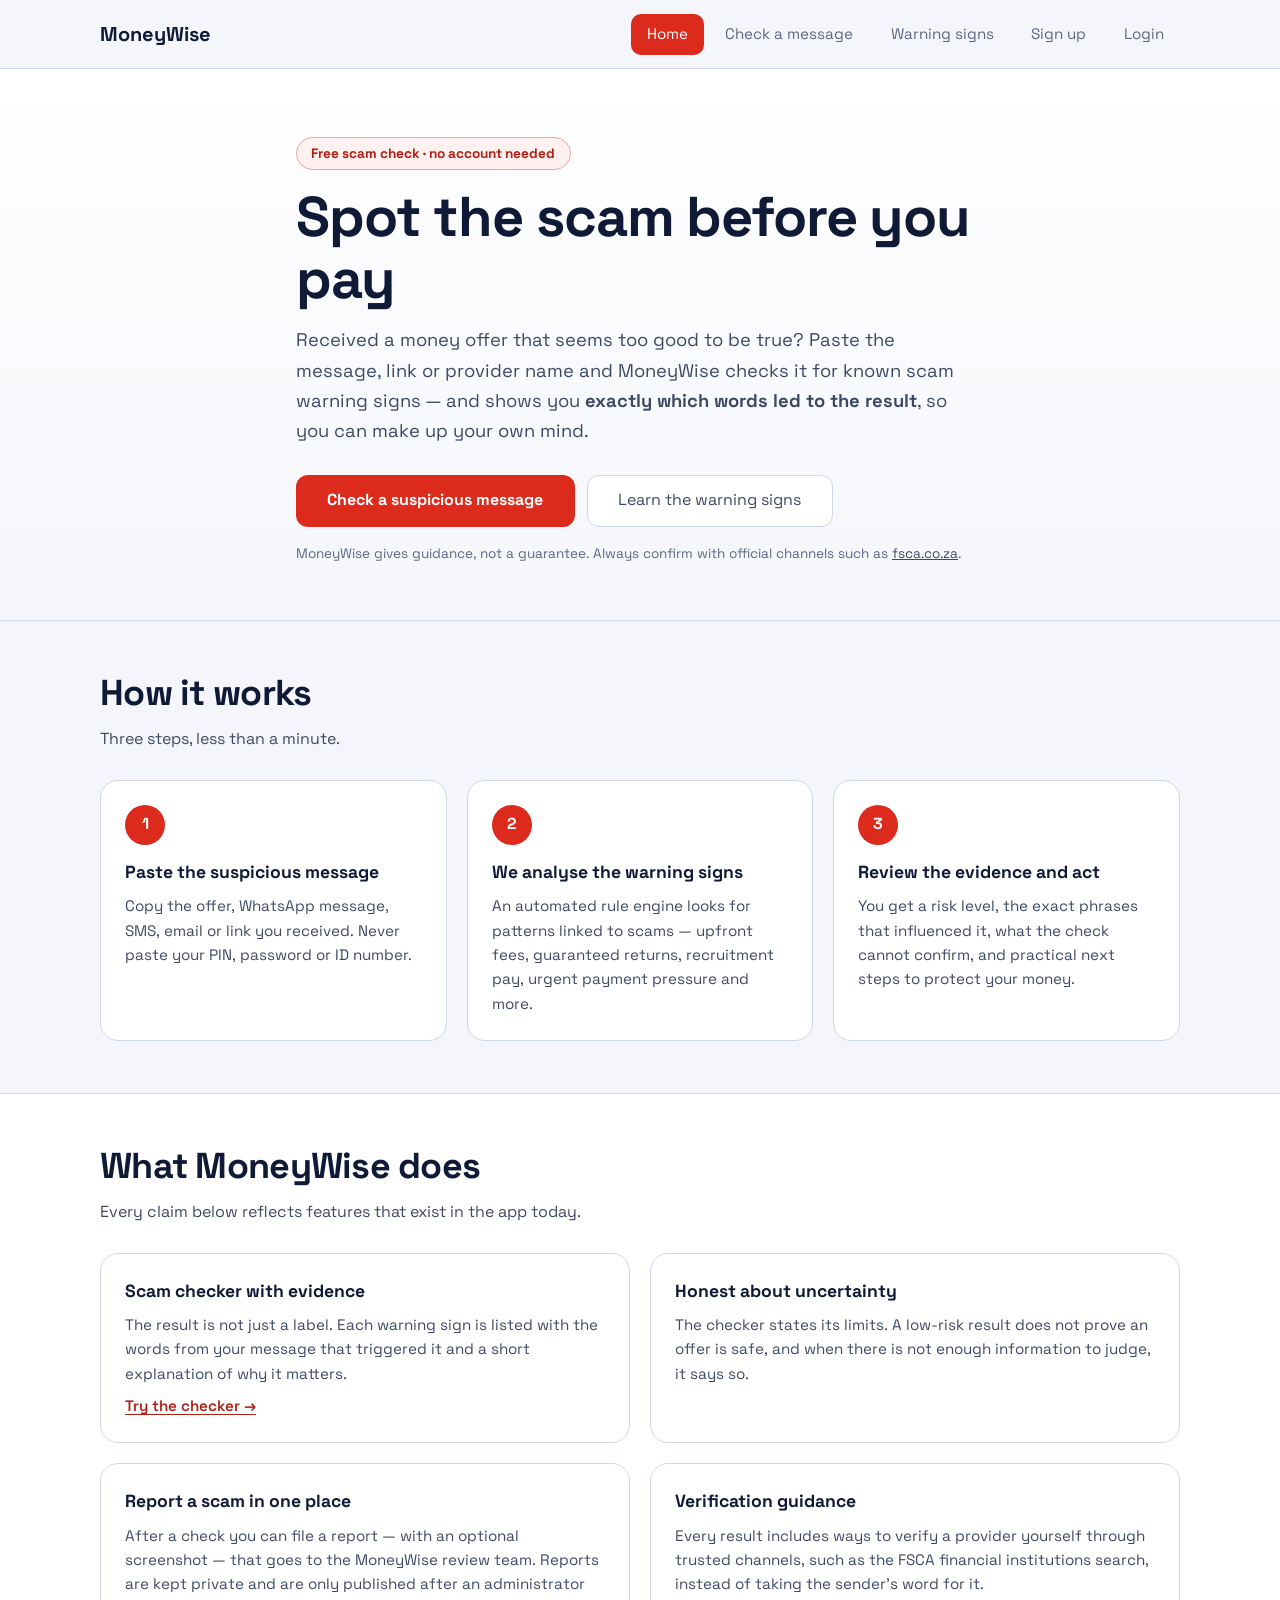
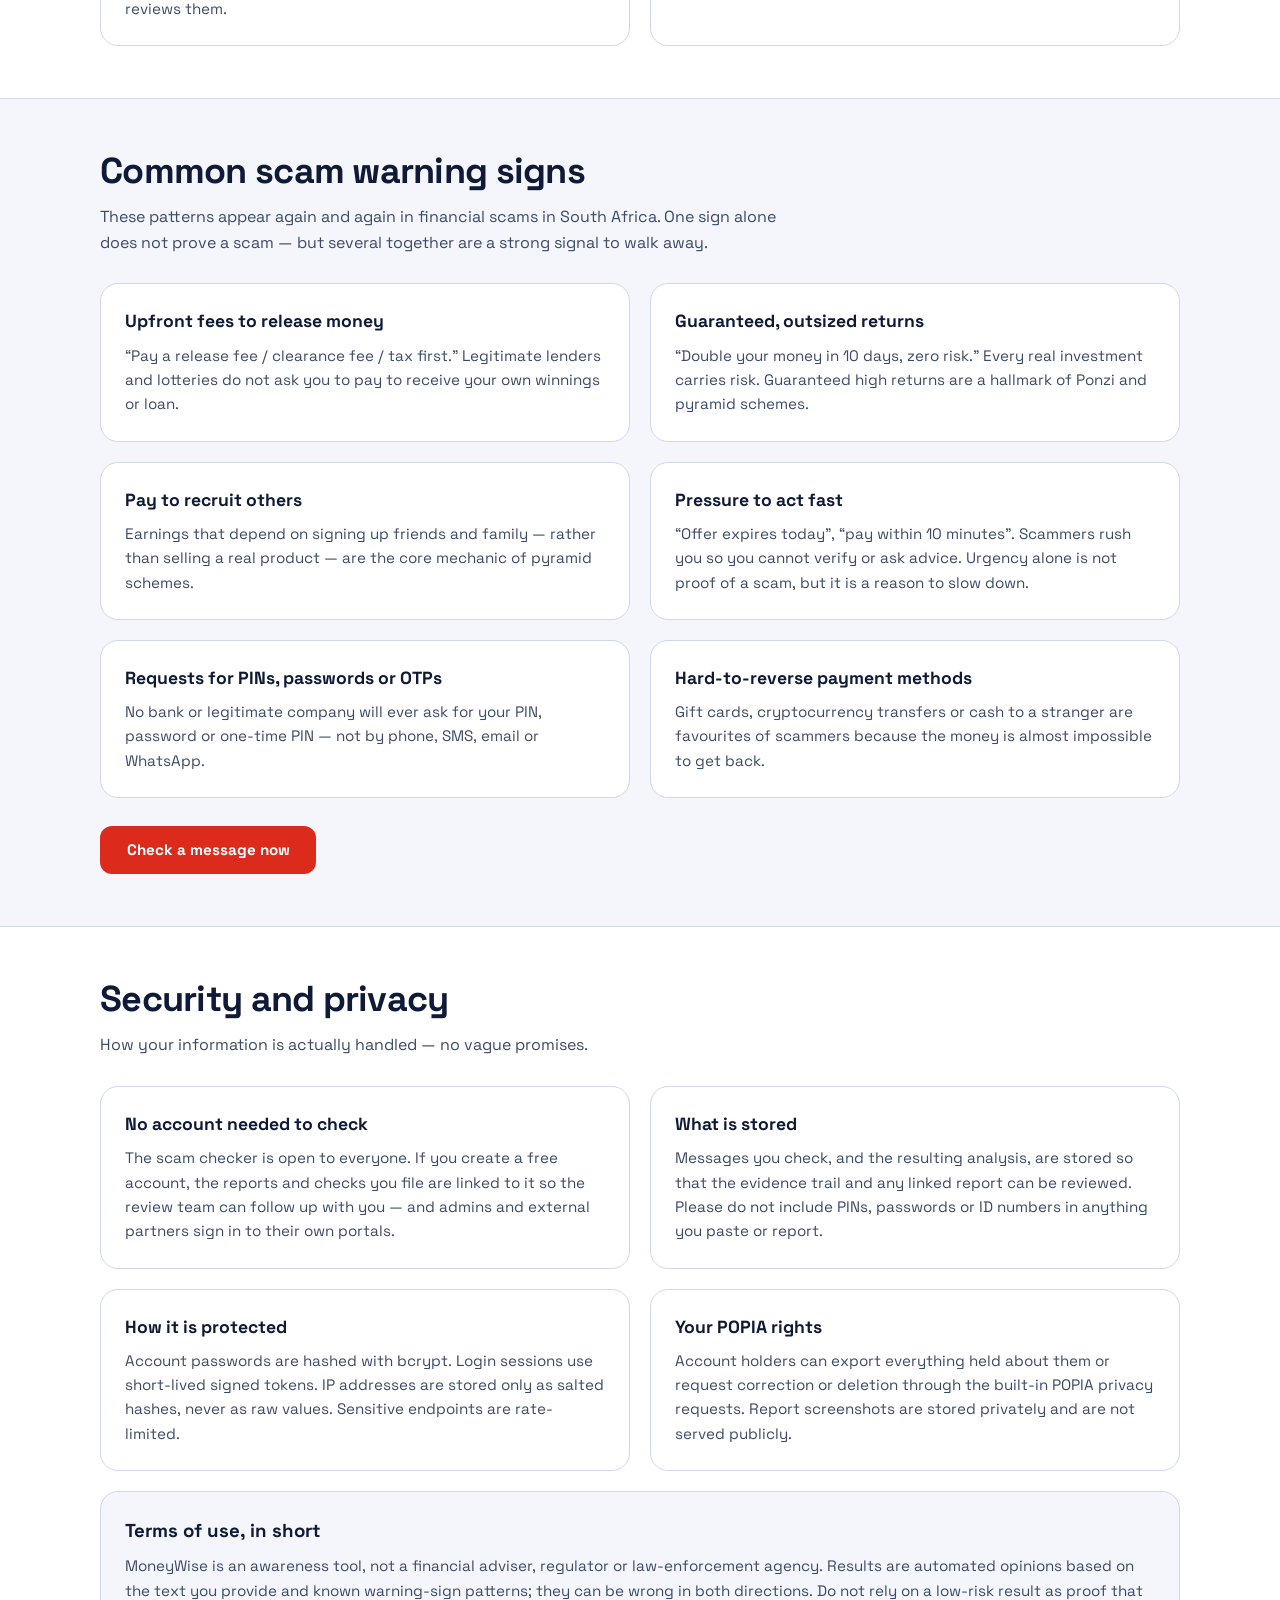
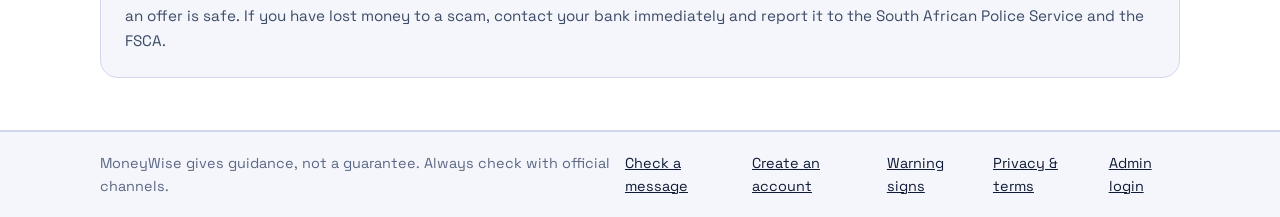
<file: frontend/index.html>
<!DOCTYPE html>
<html lang="en">
<head>
  <meta charset="UTF-8">
  <meta name="viewport" content="width=device-width, initial-scale=1.0">
  <link rel="icon" href="data:image/svg+xml,%3Csvg xmlns='http://www.w3.org/2000/svg' viewBox='0 0 32 32'%3E%3Crect width='32' height='32' rx='7' fill='%23dc2a1c'/%3E%3Ctext x='16' y='23' font-family='Arial' font-size='19' font-weight='bold' fill='white' text-anchor='middle'%3EM%3C/text%3E%3C/svg%3E">
  <meta name="description" content="MoneyWise checks suspicious money offers, messages and links for scam warning signs, shows the evidence behind every verdict, and tells you what to do next.">
  <title>MoneyWise | Check a suspicious money offer before you pay</title>
  <link rel="preconnect" href="https://fonts.googleapis.com">
  <link rel="preconnect" href="https://fonts.gstatic.com" crossorigin>
  <link rel="stylesheet" href="https://fonts.googleapis.com/css2?family=Space+Grotesk:wght@400;500;600;700&display=swap">
  <link rel="stylesheet" href="style.css">
</head>
<body>
  <a class="skip-link" href="#main">Skip to content</a>

  <header class="site-header">
    <div class="wrap header-inner">
      <a href="index.html" class="logo" aria-current="page">MoneyWise</a>
      <nav aria-label="Primary">
        <ul class="nav">
          <li><a href="index.html" class="nav-link is-active" aria-current="page">Home</a></li>
          <li><a href="check.html" class="nav-link">Check a message</a></li>
          <li><a href="index.html#warning-signs" class="nav-link">Warning signs</a></li>
          <li><a href="account.html" class="nav-link">Sign up</a></li>
          <li><a href="Admin-login.html" class="nav-link">Login</a></li>
        </ul>
      </nav>
    </div>
  </header>

  <main id="main">

    <!-- Hero -->
    <section class="hero" aria-labelledby="hero-title">
      <div class="wrap hero-inner">
        <p class="hero-kicker">Free scam check &middot; no account needed</p>
        <h1 id="hero-title">Spot the scam before you pay</h1>
        <p class="hero-lead">
          Received a money offer that seems too good to be true? Paste the message,
          link or provider name and MoneyWise checks it for known scam warning
          signs &mdash; and shows you <strong>exactly which words led to the result</strong>,
          so you can make up your own mind.
        </p>
        <div class="btn-row hero-actions">
          <a class="btn btn-primary btn-lg" href="check.html">Check a suspicious message</a>
          <a class="btn btn-outline btn-lg" href="#warning-signs">Learn the warning signs</a>
        </div>
        <p class="hero-note">MoneyWise gives guidance, not a guarantee. Always confirm with official channels such as <a href="https://www.fsca.co.za" rel="noopener noreferrer" target="_blank">fsca.co.za</a>.</p>
      </div>
    </section>

    <!-- How it works -->
    <section class="section" aria-labelledby="how-title">
      <div class="wrap">
        <h2 id="how-title">How it works</h2>
        <p class="section-sub">Three steps, less than a minute.</p>
        <ol class="steps">
          <li class="card step">
            <span class="step-num" aria-hidden="true">1</span>
            <h3>Paste the suspicious message</h3>
            <p>Copy the offer, WhatsApp message, SMS, email or link you received. Never paste your PIN, password or ID number.</p>
          </li>
          <li class="card step">
            <span class="step-num" aria-hidden="true">2</span>
            <h3>We analyse the warning signs</h3>
            <p>An automated rule engine looks for patterns linked to scams &mdash; upfront fees, guaranteed returns, recruitment pay, urgent payment pressure and more.</p>
          </li>
          <li class="card step">
            <span class="step-num" aria-hidden="true">3</span>
            <h3>Review the evidence and act</h3>
            <p>You get a risk level, the exact phrases that influenced it, what the check cannot confirm, and practical next steps to protect your money.</p>
          </li>
        </ol>
      </div>
    </section>

    <!-- Features -->
    <section class="section section-alt" aria-labelledby="features-title">
      <div class="wrap">
        <h2 id="features-title">What MoneyWise does</h2>
        <p class="section-sub">Every claim below reflects features that exist in the app today.</p>
        <div class="feature-grid">
          <div class="card feature">
            <h3>Scam checker with evidence</h3>
            <p>The result is not just a label. Each warning sign is listed with the words from your message that triggered it and a short explanation of why it matters.</p>
            <p><a class="text-link" href="check.html">Try the checker &#8594;</a></p>
          </div>
          <div class="card feature">
            <h3>Honest about uncertainty</h3>
            <p>The checker states its limits. A low-risk result does not prove an offer is safe, and when there is not enough information to judge, it says so.</p>
          </div>
          <div class="card feature">
            <h3>Report a scam in one place</h3>
            <p>After a check you can file a report &mdash; with an optional screenshot &mdash; that goes to the MoneyWise review team. Reports are kept private and are only published after an administrator reviews them.</p>
          </div>
          <div class="card feature">
            <h3>Verification guidance</h3>
            <p>Every result includes ways to verify a provider yourself through trusted channels, such as the FSCA financial institutions search, instead of taking the sender's word for it.</p>
          </div>
        </div>
      </div>
    </section>

    <!-- Warning signs (education) -->
    <section class="section" id="warning-signs" aria-labelledby="signs-title">
      <div class="wrap">
        <h2 id="signs-title">Common scam warning signs</h2>
        <p class="section-sub">These patterns appear again and again in financial scams in South Africa. One sign alone does not prove a scam &mdash; but several together are a strong signal to walk away.</p>
        <div class="feature-grid">
          <div class="card feature">
            <h3>Upfront fees to release money</h3>
            <p>&ldquo;Pay a release fee / clearance fee / tax first.&rdquo; Legitimate lenders and lotteries do not ask you to pay to receive your own winnings or loan.</p>
          </div>
          <div class="card feature">
            <h3>Guaranteed, outsized returns</h3>
            <p>&ldquo;Double your money in 10 days, zero risk.&rdquo; Every real investment carries risk. Guaranteed high returns are a hallmark of Ponzi and pyramid schemes.</p>
          </div>
          <div class="card feature">
            <h3>Pay to recruit others</h3>
            <p>Earnings that depend on signing up friends and family &mdash; rather than selling a real product &mdash; are the core mechanic of pyramid schemes.</p>
          </div>
          <div class="card feature">
            <h3>Pressure to act fast</h3>
            <p>&ldquo;Offer expires today&rdquo;, &ldquo;pay within 10 minutes&rdquo;. Scammers rush you so you cannot verify or ask advice. Urgency alone is not proof of a scam, but it is a reason to slow down.</p>
          </div>
          <div class="card feature">
            <h3>Requests for PINs, passwords or OTPs</h3>
            <p>No bank or legitimate company will ever ask for your PIN, password or one-time PIN &mdash; not by phone, SMS, email or WhatsApp.</p>
          </div>
          <div class="card feature">
            <h3>Hard-to-reverse payment methods</h3>
            <p>Gift cards, cryptocurrency transfers or cash to a stranger are favourites of scammers because the money is almost impossible to get back.</p>
          </div>
        </div>
        <div class="btn-row section-actions">
          <a class="btn btn-primary" href="check.html">Check a message now</a>
        </div>
      </div>
    </section>

    <!-- Security & privacy -->
    <section class="section section-alt" id="privacy" aria-labelledby="privacy-title">
      <div class="wrap">
        <h2 id="privacy-title">Security and privacy</h2>
        <p class="section-sub">How your information is actually handled &mdash; no vague promises.</p>
        <div class="privacy-grid">
          <div class="card feature">
            <h3>No account needed to check</h3>
            <p>The scam checker is open to everyone. If you create a free account, the reports and checks you file are linked to it so the review team can follow up with you &mdash; and admins and external partners sign in to their own portals.</p>
          </div>
          <div class="card feature">
            <h3>What is stored</h3>
            <p>Messages you check, and the resulting analysis, are stored so that the evidence trail and any linked report can be reviewed. Please do not include PINs, passwords or ID numbers in anything you paste or report.</p>
          </div>
          <div class="card feature">
            <h3>How it is protected</h3>
            <p>Account passwords are hashed with bcrypt. Login sessions use short-lived signed tokens. IP addresses are stored only as salted hashes, never as raw values. Sensitive endpoints are rate-limited.</p>
          </div>
          <div class="card feature">
            <h3>Your POPIA rights</h3>
            <p>Account holders can export everything held about them or request correction or deletion through the built-in POPIA privacy requests. Report screenshots are stored privately and are not served publicly.</p>
          </div>
        </div>
        <div class="card terms-card" id="terms">
          <h3>Terms of use, in short</h3>
          <p>MoneyWise is an awareness tool, not a financial adviser, regulator or law-enforcement agency. Results are automated opinions based on the text you provide and known warning-sign patterns; they can be wrong in both directions. Do not rely on a low-risk result as proof that an offer is safe. If you have lost money to a scam, contact your bank immediately and report it to the South African Police Service and the FSCA.</p>
        </div>
      </div>
    </section>
  </main>

  <footer class="site-footer">
    <div class="wrap footer-inner">
      <p>MoneyWise gives guidance, not a guarantee. Always check with official channels.</p>
      <nav aria-label="Footer">
        <ul class="footer-links">
          <li><a href="check.html">Check a message</a></li>
          <li><a href="account.html">Create an account</a></li>
          <li><a href="index.html#warning-signs">Warning signs</a></li>
          <li><a href="index.html#privacy">Privacy &amp; terms</a></li>
          <li><a href="Admin-login.html">Admin login</a></li>
        </ul>
      </nav>
    </div>
  </footer>

</body>
</html>
</file>
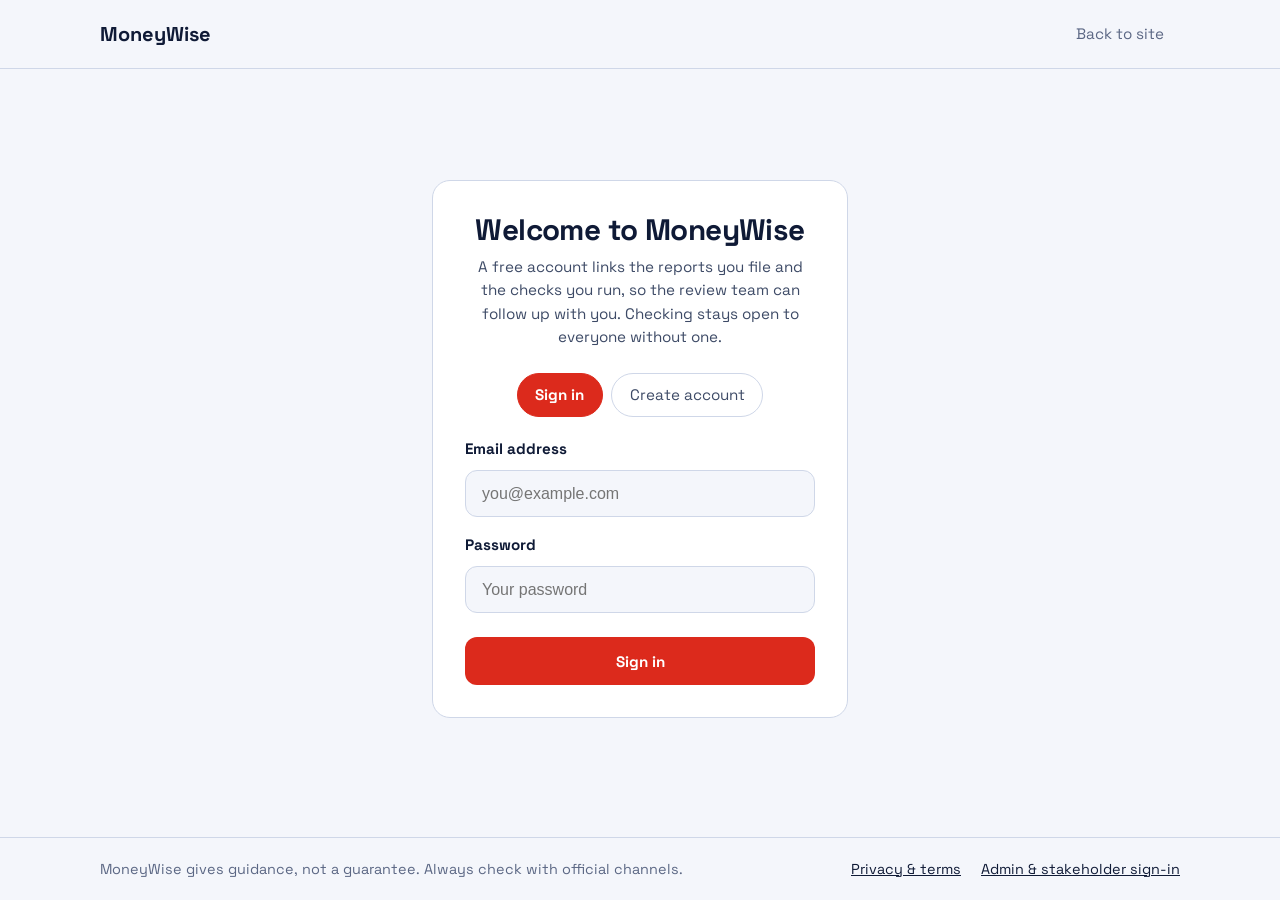
<file: frontend/account.html>
<!DOCTYPE html>
<html lang="en">
<head>
  <meta charset="UTF-8">
  <meta name="viewport" content="width=device-width, initial-scale=1.0">
  <link rel="icon" href="data:image/svg+xml,%3Csvg xmlns='http://www.w3.org/2000/svg' viewBox='0 0 32 32'%3E%3Crect width='32' height='32' rx='7' fill='%23dc2a1c'/%3E%3Ctext x='16' y='23' font-family='Arial' font-size='19' font-weight='bold' fill='white' text-anchor='middle'%3EM%3C/text%3E%3C/svg%3E">
  <meta name="robots" content="noindex, nofollow">
  <title>Create account or sign in | MoneyWise</title>
  <link rel="preconnect" href="https://fonts.googleapis.com">
  <link rel="preconnect" href="https://fonts.gstatic.com" crossorigin>
  <link rel="stylesheet" href="https://fonts.googleapis.com/css2?family=Space+Grotesk:wght@400;500;600;700&display=swap">
  <link rel="stylesheet" href="style.css">
</head>
<body>

  <header class="site-header">
    <div class="wrap header-inner">
      <a href="index.html" class="logo">MoneyWise</a>
      <nav aria-label="Primary">
        <ul class="nav">
          <li><a href="index.html" class="nav-link">Back to site</a></li>
        </ul>
      </nav>
    </div>
  </header>

  <main class="auth-main">
    <section class="card auth-card" aria-labelledby="auth-title">
      <h1 id="auth-title" class="auth-title" style="text-align: center;">Welcome to MoneyWise</h1>
      <p class="auth-sub" style="text-align: center;">A free account links the reports you file and the checks you run, so the review team can follow up with you. Checking stays open to everyone without one.</p>

      <div class="pills auth-tabs" role="tablist" aria-label="Choose sign in or create account" style="justify-content: center; margin-bottom: 1.25rem;">
        <button type="button" class="pill is-active" id="tab-signin" role="tab" aria-selected="true" aria-controls="signin-form">Sign in</button>
        <button type="button" class="pill" id="tab-signup" role="tab" aria-selected="false" aria-controls="signup-form" tabindex="-1">Create account</button>
      </div>

      <div class="form-error" id="auth-error" role="alert" hidden></div>

      <!-- Sign in -->
      <form id="signin-form" novalidate>
        <div class="field-group">
          <label for="si-email" class="label">Email address</label>
          <input id="si-email" name="email" type="email" class="control" autocomplete="username" inputmode="email" placeholder="you@example.com" required>
          <p class="field-error" id="si-email-error" hidden></p>
        </div>
        <div class="field-group">
          <label for="si-password" class="label">Password</label>
          <input id="si-password" name="password" type="password" class="control" autocomplete="current-password" placeholder="Your password" required>
          <p class="field-error" id="si-password-error" hidden></p>
        </div>
        <button type="submit" class="btn btn-primary auth-submit" id="signin-btn">Sign in</button>
      </form>

      <!-- Create account -->
      <form id="signup-form" novalidate hidden>
        <div class="field-group">
          <label for="su-name" class="label">Full name</label>
          <input id="su-name" name="full_name" type="text" class="control" autocomplete="name" maxlength="150" placeholder="For example Thandi Mokoena" required>
          <p class="field-error" id="su-name-error" hidden></p>
        </div>
        <div class="field-group">
          <label for="su-email" class="label">Email address</label>
          <input id="su-email" name="email" type="email" class="control" autocomplete="username" inputmode="email" placeholder="you@example.com" required>
          <p class="field-error" id="su-email-error" hidden></p>
        </div>
        <div class="field-group">
          <label for="su-phone" class="label">Mobile number <span class="opt">(optional)</span></label>
          <input id="su-phone" name="phone" type="tel" class="control" autocomplete="tel" maxlength="32" placeholder="For example 072 123 4567">
        </div>
        <div class="field-group">
          <label for="su-password" class="label">Password</label>
          <input id="su-password" name="password" type="password" class="control" autocomplete="new-password" placeholder="At least 8 characters" required>
          <p class="field-hint">Use at least 8 characters with an uppercase letter and a number. Never reuse a password from another site.</p>
          <p class="field-error" id="su-password-error" hidden></p>
        </div>
        <button type="submit" class="btn btn-primary auth-submit" id="signup-btn">Create my account</button>
      </form>

      <!-- Signed-in state -->
      <div id="signedin-box" hidden style="text-align: center;">
        <p class="auth-sub" id="signedin-as"></p>
        <div class="btn-row" style="justify-content: center;">
          <a class="btn btn-primary" href="check.html">Check a suspicious message</a>
          <button type="button" class="btn btn-outline" id="signout-btn">Sign out</button>
        </div>
      </div>
    </section>
  </main>

  <footer class="site-footer">
    <div class="wrap footer-inner">
      <p>MoneyWise gives guidance, not a guarantee. Always check with official channels.</p>
      <nav aria-label="Footer">
        <ul class="footer-links">
          <li><a href="index.html#privacy">Privacy &amp; terms</a></li>
          <li><a href="Admin-login.html">Admin &amp; stakeholder sign-in</a></li>
        </ul>
      </nav>
    </div>
  </footer>

  <script src="account.js" defer></script>
</body>
</html>
</file>
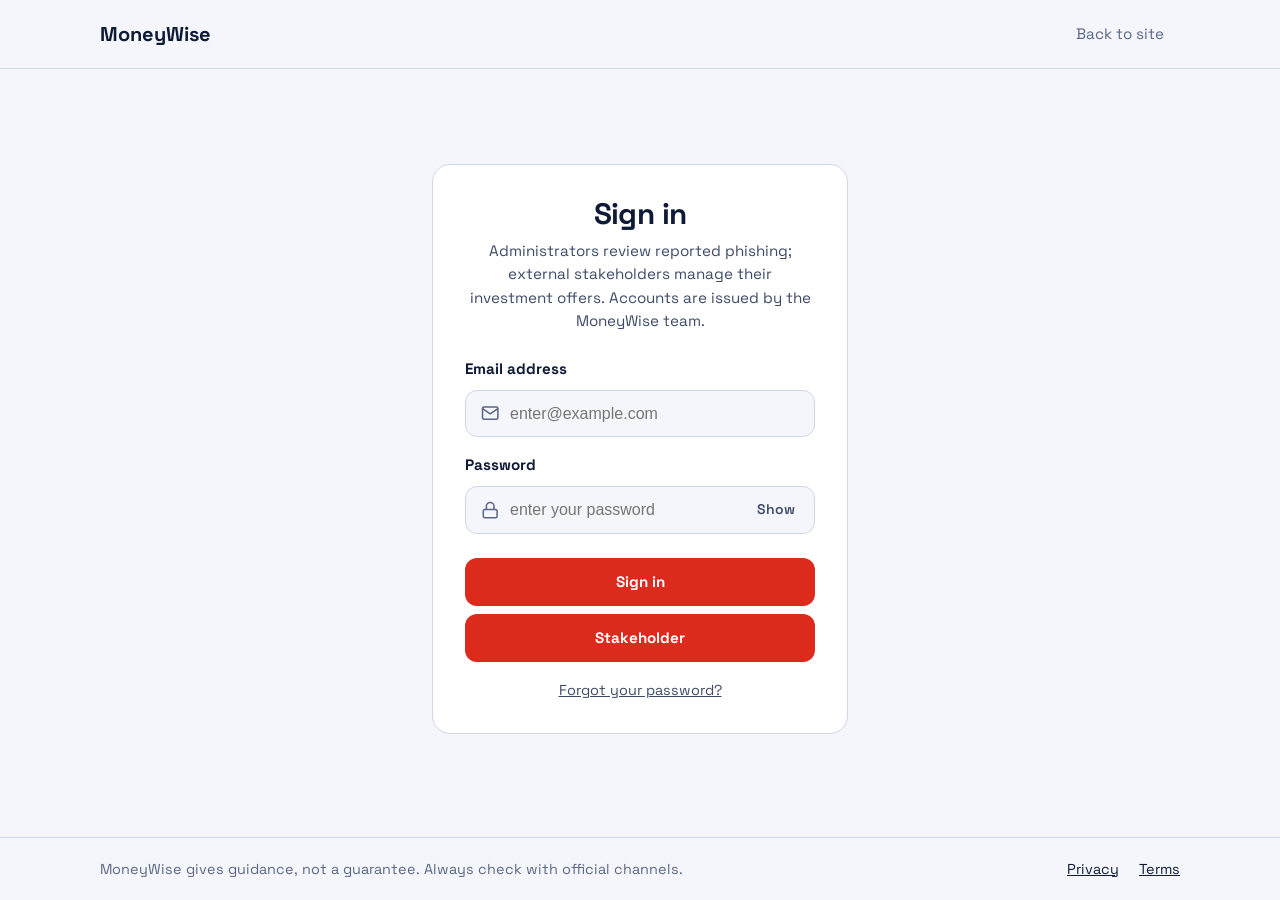
<file: frontend/Admin-login.html>
<!DOCTYPE html>
<html lang="en">
<head>
  <meta charset="UTF-8">
  <meta name="viewport" content="width=device-width, initial-scale=1.0">
  <link rel="icon" href="data:image/svg+xml,%3Csvg xmlns='http://www.w3.org/2000/svg' viewBox='0 0 32 32'%3E%3Crect width='32' height='32' rx='7' fill='%23dc2a1c'/%3E%3Ctext x='16' y='23' font-family='Arial' font-size='19' font-weight='bold' fill='white' text-anchor='middle'%3EM%3C/text%3E%3C/svg%3E">
  <meta name="robots" content="noindex, nofollow">
  <title>Admin sign in | MoneyWise</title>
  <link rel="preconnect" href="https://fonts.googleapis.com">
  <link rel="preconnect" href="https://fonts.gstatic.com" crossorigin>
  <link rel="stylesheet" href="https://fonts.googleapis.com/css2?family=Space+Grotesk:wght@400;500;600;700&display=swap">
  <link rel="stylesheet" href="style.css">
</head>
<body>
 
  <header class="site-header">
    <div class="wrap header-inner">
      <a href="index.html" class="logo">MoneyWise</a>
      <nav aria-label="Primary">
        <ul class="nav">
          <li><a href="index.html" class="nav-link">Back to site</a></li>
        </ul>
      </nav>
    </div>
  </header>
 
  <main class="auth-main">
    <section class="card auth-card" aria-labelledby="auth-title">
      <h1 id="auth-title" class="auth-title" style="text-align: center;">Sign in</h1>
      <p class="auth-sub" style="text-align: center;">Administrators review reported phishing; external stakeholders manage their investment offers. Accounts are issued by the MoneyWise team.</p>
 
      <form id="login-form" novalidate data-redirect-stakeholder="externalStakeholder.html">
        <div class="form-error" id="auth-error" role="alert" hidden></div>
        <!-- Email field with icon -->
        <div class="field-group">
          <label for="email" class="label">Email address</label>
          <div class="input-icon-wrap">
            <svg class="input-icon" viewBox="0 0 24 24" aria-hidden="true">
              <path d="M4 4h16c1.1 0 2 .9 2 2v12c0 1.1-.9 2-2 2H4c-1.1 0-2-.9-2-2V6c0-1.1.9-2 2-2z"></path>
              <polyline points="22,6 12,13 2,6"></polyline>
            </svg>
            <input id="email" name="email" type="email" class="control has-icon" autocomplete="username" inputmode="email" placeholder="enter@example.com">
          </div>
          <p class="field-error" id="email-error" hidden></p>
        </div>
 
        <!-- Password field with icon -->
        <div class="field-group">
          <label for="password" class="label">Password</label>
          <div class="pw-wrap input-icon-wrap">
            <svg class="input-icon" viewBox="0 0 24 24" aria-hidden="true">
              <rect x="3" y="11" width="18" height="11" rx="2" ry="2"></rect>
              <path d="M7 11V7a5 5 0 0 1 10 0v4"></path>
            </svg>
            <input id="password" name="password" type="password" class="control has-icon" autocomplete="current-password" placeholder="enter your password">
            <button type="button" class="pw-toggle" id="pw-toggle" aria-label="Show password" aria-pressed="false">Show</button>
          </div>
          <p class="field-hint" id="caps-hint" hidden>Caps Lock is on.</p>
          <p class="field-error" id="password-error" hidden></p>
        </div>
 
        <button type="submit" class="btn btn-primary auth-submit" id="login-btn" data-target="admin-dashboard.html">Sign in</button>
        <button type="submit" class="btn btn-primary auth-submit" data-target="externalStakeholder.html">Stakeholder</button>
        <a href="#" class="auth-link" id="forgot-link">Forgot your password?</a>
      </form>
    </section>
  </main>
 
  <footer class="site-footer">
    <div class="wrap footer-inner">
      <p>MoneyWise gives guidance, not a guarantee. Always check with official channels.</p>
      <nav aria-label="Footer">
        <ul class="footer-links">
          <li><a href="#">Privacy</a></li>
          <li><a href="#">Terms</a></li>
        </ul>
      </nav>
    </div>
  </footer>
 
  <!-- The page's code lives in admin-login.js: real sign-in against the
       backend (POST /api/v1/auth/login), then role-based redirect - ADMIN
       accounts land on admin-dashboard.html, STAKEHOLDER accounts on
       externalStakeholder.html. -->
  <script src="admin-login.js" defer></script>

</body>
</html>
</file>
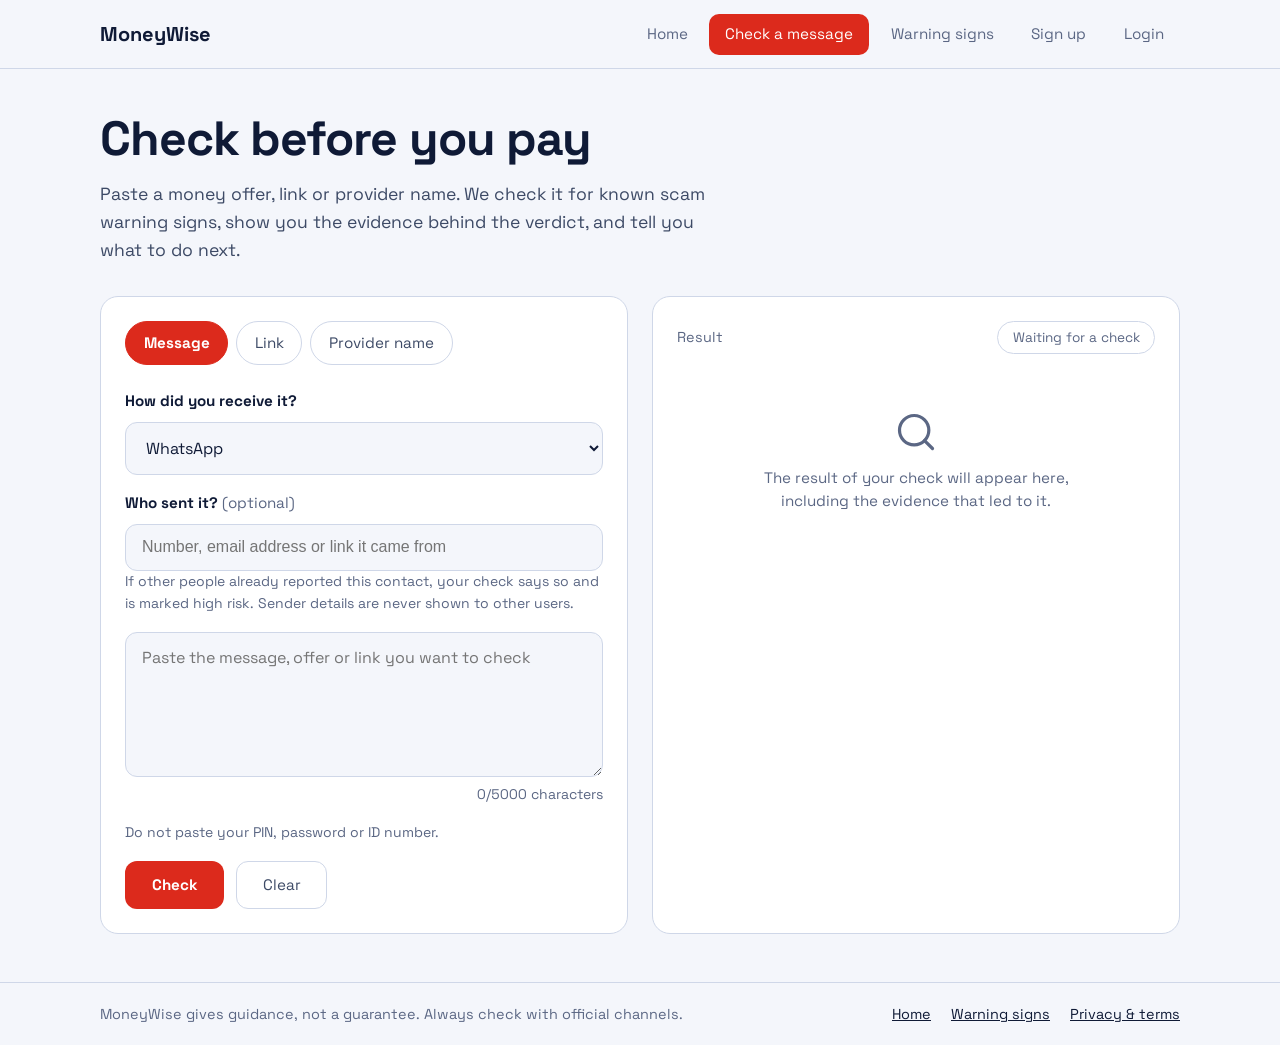
<file: frontend/check.html>
<!DOCTYPE html>
<html lang="en">
<head>
  <meta charset="UTF-8">
  <meta name="viewport" content="width=device-width, initial-scale=1.0">
  <link rel="icon" href="data:image/svg+xml,%3Csvg xmlns='http://www.w3.org/2000/svg' viewBox='0 0 32 32'%3E%3Crect width='32' height='32' rx='7' fill='%23dc2a1c'/%3E%3Ctext x='16' y='23' font-family='Arial' font-size='19' font-weight='bold' fill='white' text-anchor='middle'%3EM%3C/text%3E%3C/svg%3E">
  <meta name="description" content="Paste a money offer, link or provider name. MoneyWise checks it for pyramid scheme signs and tells you why.">
  <title>MoneyWise | Is this money offer real?</title>
  <link rel="preconnect" href="https://fonts.googleapis.com">
  <link rel="preconnect" href="https://fonts.gstatic.com" crossorigin>
  <link rel="stylesheet" href="https://fonts.googleapis.com/css2?family=Space+Grotesk:wght@400;500;600;700&display=swap">
  <link rel="stylesheet" href="style.css">
  <script src="Script.js" defer></script>
  <script src="report-popup.js" defer></script>
</head>
<body>
  <a class="skip-link" href="#offer">Skip to the checker</a>

  <header class="site-header">
    <div class="wrap header-inner">
      <a href="index.html" class="logo">MoneyWise</a>
      <nav aria-label="Primary">
        <ul class="nav">
          <li><a href="index.html" class="nav-link">Home</a></li>
          <li><a href="check.html" class="nav-link is-active" aria-current="page">Check a message</a></li>
          <li><a href="index.html#warning-signs" class="nav-link">Warning signs</a></li>
          <li><a href="account.html" class="nav-link">Sign up</a></li>
          <li><a href="Admin-login.html" class="nav-link">Login</a></li>
        </ul>
      </nav>
    </div>
  </header>

  <main class="wrap page">
    <h1>Check before you pay</h1>
    <p class="lead">Paste a money offer, link or provider name. We check it for known scam warning signs, show you the evidence behind the verdict, and tell you what to do next.</p>

    <div class="grid">
      <!-- Input card -->
      <section class="card" aria-label="Check an offer">
        <div class="pills" role="tablist" aria-label="What are you checking?">
          <button type="button" class="pill is-active" role="tab" aria-selected="true" data-type="message">Message</button>
          <button type="button" class="pill" role="tab" aria-selected="false" data-type="link" tabindex="-1">Link</button>
          <button type="button" class="pill" role="tab" aria-selected="false" data-type="provider" tabindex="-1">Provider name</button>
        </div>

        <div class="field-group" id="source-group">
          <label for="source" class="label">How did you receive it?</label>
          <select id="source" class="control">
            <option>WhatsApp</option>
            <option>SMS</option>
            <option>Email</option>
            <option>Facebook or Instagram</option>
            <option>Phone call</option>
            <option>Other</option>
          </select>
        </div>

        <div class="field-group">
          <label for="sender" class="label">Who sent it? <span class="opt">(optional)</span></label>
          <input id="sender" name="sender" type="text" class="control" maxlength="255" autocomplete="off" inputmode="email" placeholder="Number, email address or link it came from">
          <p class="hint">If other people already reported this contact, your check says so and is marked high risk. Sender details are never shown to other users.</p>
        </div>

        <div class="field-group">
          <label for="offer" class="sr-only" id="offer-label">Message to check</label>
          <textarea id="offer" class="control textarea" rows="5" maxlength="5000" aria-describedby="offer-counter" placeholder="Paste the message, offer or link you want to check"></textarea>
          <p class="hint counter-hint"><span id="offer-counter">0</span>/5000 characters</p>
        </div>

        <p class="hint">Do not paste your PIN, password or ID number.</p>

        <div class="btn-row">
          <button type="button" class="btn btn-primary" id="check-btn">Check</button>
          <button type="button" class="btn btn-outline" id="clear-btn">Clear</button>
        </div>
      </section>

      <!-- Result card (starts as an empty state; filled by Script.js) -->
      <section class="card" id="result" aria-labelledby="result-label" aria-live="polite" tabindex="-1">
        <div class="result-head">
          <span class="muted" id="result-label">Result</span>
          <span class="tag" id="result-tag">Waiting for a check</span>
        </div>

        <!-- Empty state -->
        <div class="result-empty" id="result-empty">
          <svg class="result-empty-icon" viewBox="0 0 24 24" aria-hidden="true">
            <circle cx="11" cy="11" r="8"/>
            <path d="m21 21-4.35-4.35"/>
          </svg>
          <p>The result of your check will appear here, including the evidence that led to it.</p>
        </div>

        <!-- Filled after a check -->
        <div class="result-body" id="result-body" hidden>
          <div class="alert" role="status">
            <svg class="alert-icon" viewBox="0 0 24 24" aria-hidden="true">
              <path d="m21.73 18-8-14a2 2 0 0 0-3.48 0l-8 14A2 2 0 0 0 4 21h16a2 2 0 0 0 1.73-3"/>
              <path d="M12 9v4M12 17h.01"/>
            </svg>
            <div class="alert-body">
              <h2 class="alert-title" id="verdict-title"></h2>
              <p class="alert-text" id="verdict-text"></p>
              <p class="score" id="risk-score" hidden></p>
              <p class="score-label" id="risk-score-label" hidden></p>
            </div>
          </div>

          <div id="result-detail">
            <h3 class="why-title">What led to this result</h3>
            <div id="evidence-list"></div>

            <h3 class="why-title">What this rating means</h3>
            <p class="reason" id="rating-meaning"></p>

            <h3 class="why-title">What we cannot confirm</h3>
            <p class="reason" id="uncertainty"></p>

            <h3 class="why-title">Recommended next steps</h3>
            <ul class="next-steps" id="next-steps"></ul>

            <h3 class="why-title">How to verify on your own</h3>
            <p class="reason" id="verification"></p>

            <p class="stake" id="source-note"></p>

            <div class="btn-row">
              <button type="button" class="btn btn-dark" id="report-btn" aria-haspopup="dialog">Report this</button>
              <a class="btn btn-outline" href="index.html#warning-signs">Learn the warning signs</a>
            </div>
            <p class="footnote">Automated guidance, not proof of fraud. Always confirm a provider with official channels such as fsca.co.za.</p>
          </div>
        </div>
      </section>
    </div>
  </main>

  <!-- The report popup is injected by report-popup.js when "Report this" is clicked. -->

  <footer class="site-footer">
    <div class="wrap footer-inner">
      <p>MoneyWise gives guidance, not a guarantee. Always check with official channels.</p>
      <nav aria-label="Footer">
        <ul class="footer-links">
          <li><a href="index.html">Home</a></li>
          <li><a href="index.html#warning-signs">Warning signs</a></li>
          <li><a href="index.html#privacy">Privacy &amp; terms</a></li>
        </ul>
      </nav>
    </div>
  </footer>

</body>
</html>
</file>
<file: frontend/style.css>
/* ===== Tokens ===== */
:root {
  --bg: #f4f6fb;
  --surface: #ffffff;
  --ink: #0f1a36;
  --ink-soft: #3d4a66;
  --muted: #5b6784;
  --line: #cfd7e8;
  --field: #f4f6fb;
  --active-nav: #e3e9f6;
  --red: #dc2a1c;
  --red-dark: #b21f14;
  --red-tint: #fff1f0;
  --red-line: #f1a39d;
  --font: "Space Grotesk", "Segoe UI", system-ui, -apple-system, Roboto, Arial, sans-serif;
}
 
/* ===== Base ===== */
*, *::before, *::after { box-sizing: border-box; }
* { margin: 0; }
body {
  display: flex; flex-direction: column; min-height: 100vh;
  font-family: var(--font); font-size: 1rem; line-height: 1.55;
  color: var(--ink); background: var(--bg);
}
ul { padding: 0; list-style: none; }
button, select, textarea { font: inherit; color: inherit; }
a { color: inherit; }
:focus-visible { outline: 3px solid #8fb0ff; outline-offset: 2px; }
 
.wrap { width: 100%; max-width: 1128px; margin-inline: auto; padding-inline: 1.5rem; }
.sr-only { position: absolute; width: 1px; height: 1px; overflow: hidden; clip: rect(0 0 0 0); white-space: nowrap; }
.muted { color: var(--muted); font-size: .9rem; }
 
/* ===== Header ===== */
.site-header { position: sticky; top: 0; z-index: 20; background: var(--bg); border-bottom: 1px solid var(--line); }
.header-inner { display: flex; align-items: center; justify-content: space-between; padding-block: .85rem; }
.logo { font-size: 1.25rem; font-weight: 700; text-decoration: none; }
.nav { display: flex; gap: .35rem; }
.nav-link { display: block; padding: .55rem 1rem; border-radius: 10px; text-decoration: none; color: var(--muted); font-size: .95rem; }
.nav-link:hover { color: var(--red); }
.nav-link.is-active { background: var(--red); color: #fff; }
 
/* ===== Page ===== */
.page { flex: 1; padding-block: 2.75rem 3rem; }
h1 { font-size: clamp(2rem, 5vw, 3rem); line-height: 1.1; font-weight: 700; letter-spacing: -.02em; }
.lead { margin: .85rem 0 2rem; max-width: 40rem; font-size: 1.1rem; line-height: 1.6; color: var(--ink-soft); }
 
.grid { display: grid; gap: 1.5rem; align-items: stretch; }
@media (min-width: 900px) { .grid { grid-template-columns: 1fr 1fr; } }
 
.card { padding: 1.5rem; background: var(--surface); border: 1px solid var(--line); border-radius: 18px; }
.card:focus { outline: none; }
.card:focus-visible { outline: 3px solid #8fb0ff; outline-offset: 2px; }
 
/* ===== Left: input ===== */
.pills { display: flex; flex-wrap: wrap; gap: .5rem; margin-bottom: 1.5rem; }
.pill { min-height: 2.75rem; padding: 0 1.1rem; border: 1px solid var(--line); border-radius: 999px; background: var(--surface); color: var(--ink-soft); font-size: .95rem; cursor: pointer; }
.pill:hover { border-color: var(--muted); }
.pill.is-active { background: var(--red); border-color: var(--red); color: #fff; font-weight: 700; }
 
.field-group { margin-bottom: 1rem; }
.label { display: block; margin-bottom: .6rem; font-weight: 700; font-size: .95rem; }
.control { display: block; width: 100%; padding: .85rem 1rem; border: 1px solid var(--line); border-radius: 12px; background: var(--field); font-size: 1rem; }
.control:focus { outline: none; border-color: var(--red); box-shadow: 0 0 0 3px rgba(220, 42, 28, .18); }
.textarea { min-height: 8.5rem; line-height: 1.45; resize: vertical; }
select.control { min-height: 3rem; cursor: pointer; }
 
.hint { margin-bottom: 1.1rem; font-size: .875rem; color: var(--muted); }
 
.btn-row { display: flex; flex-wrap: wrap; gap: .75rem; }
.btn { min-height: 3rem; padding: 0 1.6rem; border: 1px solid transparent; border-radius: 12px; font-size: .95rem; cursor: pointer; transition: background-color .15s, border-color .15s; text-decoration: none; display: inline-flex; align-items: center; justify-content: center; }
.btn-primary { background: var(--red); color: #fff; font-weight: 700; }
.btn-primary:hover { background: var(--red-dark); }
.btn-dark { background: var(--red); color: #fff; font-weight: 700; }
.btn-dark:hover { background: var(--red-dark); }
.btn-outline { background: var(--surface); border-color: var(--line); color: var(--ink-soft); }
.btn-outline:hover { border-color: var(--muted); }
 
/* ===== Right: result ===== */
.result-head { display: flex; align-items: center; justify-content: space-between; margin-bottom: 1rem; }
.tag { padding: .3rem .9rem; border: 1px solid var(--line); border-radius: 999px; font-size: .85rem; color: var(--muted); }
 
.alert { display: flex; gap: 1rem; padding: 1.15rem 1.25rem 1.1rem; margin-bottom: 1.5rem; background: var(--red-tint); border: 1px solid var(--red-line); border-radius: 14px; color: var(--red-dark); }
.alert-icon { flex: none; width: 2rem; height: 2rem; margin-top: .45rem; fill: none; stroke: currentColor; stroke-width: 2; stroke-linecap: round; stroke-linejoin: round; }
.alert-body { flex: 1; min-width: 0; }
.alert-title { font-size: clamp(1.75rem, 4vw, 2.25rem); line-height: 1.1; font-weight: 700; }
.alert-text { margin-top: .2rem; font-size: .95rem; color: var(--ink-soft); }
.score { margin-top: .5rem; text-align: right; font-size: 2.75rem; line-height: 1; font-weight: 700; }
.score-label { text-align: right; font-size: .85rem; color: var(--muted); }
 
.why-title { margin-bottom: .25rem; font-size: .95rem; font-weight: 700; }
.reason { margin-bottom: .6rem; line-height: 1.6; color: var(--ink-soft); }
.reason strong { color: var(--ink); }
.stake { margin: 1.1rem 0 1.5rem; padding: 1rem 1.15rem; background: var(--field); border-radius: 14px; font-size: .95rem; line-height: 1.6; color: var(--ink-soft); }
.footnote { margin-top: 1rem; font-size: .8rem; line-height: 1.55; color: var(--muted); }
 
/* ===== Footer ===== */
.site-footer { background: var(--bg); border-top: 1px solid var(--line); font-size: .9rem; color: var(--muted); }
.footer-inner { display: flex; flex-direction: column; gap: .5rem; padding-block: 1.25rem; }
.footer-links { display: flex; gap: 1.25rem; }
.footer-links a { color: var(--ink); }
@media (min-width: 700px) { .footer-inner { flex-direction: row; align-items: center; justify-content: space-between; } }
 
@media (max-width: 480px) {
  .card { padding: 1.15rem; }
  .btn { flex: 1 1 100%; }
  .score { font-size: 2.25rem; }
}
@media (prefers-reduced-motion: reduce) { * { transition: none !important; scroll-behavior: auto !important; } }
[hidden] { display: none !important; }
 
/* ===== Report popup ===== */
body:has(.modal[open]) { overflow: hidden; }
.modal { width: min(36rem, calc(100% - 2rem)); max-height: calc(100dvh - 2rem); padding: 0; border: 1px solid var(--line); border-radius: 18px; background: var(--surface); color: var(--ink); box-shadow: 0 24px 60px rgba(15, 26, 54, .28); overflow: auto; }
.modal::backdrop { background: rgba(15, 26, 54, .55); }
.modal-head { position: sticky; top: 0; z-index: 1; display: flex; align-items: center; justify-content: space-between; gap: 1rem; padding: 1.15rem 1.5rem; background: var(--surface); border-bottom: 1px solid var(--line); }
.modal-head h2 { font-size: 1.35rem; font-weight: 700; letter-spacing: -.01em; }
.modal-close { display: grid; place-items: center; flex: none; width: 2.5rem; height: 2.5rem; border: 1px solid var(--line); border-radius: 10px; background: var(--surface); cursor: pointer; }
.modal-close:hover { border-color: var(--muted); }
.modal-close svg { width: 1.1rem; height: 1.1rem; fill: none; stroke: var(--ink-soft); stroke-width: 2; stroke-linecap: round; }
.modal-body { padding: 1.25rem 1.5rem 1.5rem; }
.modal-intro { margin-bottom: 1.25rem; font-size: .95rem; color: var(--ink-soft); }
.field-row { display: grid; gap: 0 1rem; }
@media (min-width: 520px) { .field-row { grid-template-columns: 1fr 1fr; } }
.optional { font-weight: 400; color: var(--muted); }
.money { position: relative; }
.money span { position: absolute; left: 1rem; top: 50%; transform: translateY(-50%); color: var(--muted); pointer-events: none; }
.money .control { padding-left: 2rem; }
.control.file { padding: .55rem .6rem; font-size: .9rem; }
.control.file::file-selector-button { margin-right: .75rem; padding: .45rem .9rem; border: 1px solid var(--line); border-radius: 8px; background: var(--surface); color: var(--ink-soft); font: inherit; cursor: pointer; }
.control:user-invalid { border-color: var(--red); }
.modal-actions { margin-top: 1.5rem; }
.modal-success { display: grid; justify-items: center; gap: .75rem; padding: 2.5rem 1.5rem; text-align: center; }
.modal-success[hidden] { display: none; }
.modal-success svg { width: 3rem; height: 3rem; fill: none; stroke: #1a7f4b; stroke-width: 2; stroke-linecap: round; stroke-linejoin: round; }
.modal-success h3 { font-size: 1.5rem; }
.modal-success p { max-width: 28rem; margin-bottom: .75rem; color: var(--ink-soft); }
 
 
/* ===== Admin login ===== */
.auth-main { flex: 1; display: grid; place-items: center; padding: 2.5rem 1.25rem 3rem; }
.auth-card { width: 100%; max-width: 26rem; padding: 2rem; }
.auth-tag { display: inline-block; margin-bottom: 1rem; }
.auth-title { font-size: 1.85rem; line-height: 1.15; font-weight: 700; letter-spacing: -.02em; }
.auth-sub { margin: .5rem 0 1.5rem; color: var(--ink-soft); font-size: .95rem; line-height: 1.55; }
 
.form-error { margin-bottom: 1.25rem; padding: .85rem 1rem; background: var(--red-tint); border: 1px solid var(--red-line); border-radius: 12px; color: var(--red-dark); font-size: .92rem; line-height: 1.5; }
.form-error[hidden], .field-error[hidden], .field-hint[hidden] { display: none; }
.field-error { margin-top: .45rem; font-size: .85rem; color: var(--red-dark); }
.field-hint { margin-top: .45rem; font-size: .85rem; color: var(--muted); }
.control[aria-invalid="true"] { border-color: var(--red); }
 
.pw-wrap { position: relative; }
.pw-wrap .control { padding-right: 4.75rem; }
.pw-toggle { position: absolute; top: 50%; right: .5rem; transform: translateY(-50%); min-height: 2.25rem; padding: 0 .75rem; border: 0; border-radius: 8px; background: transparent; color: var(--ink-soft); font-size: .875rem; font-weight: 600; cursor: pointer; }
.pw-toggle:hover { background: var(--active-nav); color: var(--ink); }
 
.auth-submit { width: 100%; margin-top: .5rem; }
.auth-submit[disabled] { opacity: .7; cursor: progress; }
.auth-link { display: block; margin-top: 1.1rem; text-align: center; font-size: .9rem; color: var(--ink-soft); }
.auth-link:hover { color: var(--ink); }
 
@media (max-width: 480px) { .auth-card { padding: 1.4rem; } }
 
/* ===== Input icons ===== */
.input-icon-wrap { position: relative; display: flex; align-items: center; }
.input-icon { position: absolute; left: 1rem; width: 1.15rem; height: 1.15rem; fill: none; stroke: var(--muted); stroke-width: 2; stroke-linecap: round; stroke-linejoin: round; pointer-events: none; }
.control.has-icon { padding-left: 2.75rem; }
 
/* Admin dashboard. Builds on the tokens and components in style.css. */
:root { --amber: #a15c00; --amber-tint: #fff6e5; --green: #1a7f4b; --green-tint: #e9f7ef; --grey-tint: #eceff6; }
 
.header-inner { flex-wrap: wrap; gap: .5rem 1rem; }
.header-right { display: flex; align-items: center; flex-wrap: wrap; gap: .5rem 1rem; }
.admin-nav { display: flex; gap: .25rem; }
.brand { display: flex; align-items: center; gap: .75rem; }
.btn-sm { min-height: 2.5rem; padding: 0 1.1rem; }
.dash { padding-block: 2rem 3rem; }
.dash-title { font-size: clamp(1.75rem, 4vw, 2.25rem); line-height: 1.15; font-weight: 700; letter-spacing: -.02em; }
.dash-sub { margin: .5rem 0 1.5rem; max-width: 42rem; color: var(--ink-soft); }
 
/* Summary */
.stats { display: grid; gap: 1rem; grid-template-columns: repeat(auto-fit, minmax(190px, 1fr)); margin-bottom: 1.5rem; }
.stat { padding: 1.1rem 1.25rem; background: var(--surface); border: 1px solid var(--line); border-radius: 16px; }
.stat-label { font-size: .875rem; color: var(--muted); }
.stat-value { margin-top: .25rem; font-size: 2rem; line-height: 1.1; font-weight: 700; }
.stat-red { color: var(--red-dark); }
 
/* Filters */
.toolbar { display: grid; gap: 1rem; padding: 1.15rem 1.25rem; margin-bottom: 1.5rem; grid-template-columns: repeat(auto-fit, minmax(160px, 1fr)); align-items: end; }
.tool-search { grid-column: span 2; }
.tool-field .label { margin-bottom: .4rem; font-size: .85rem; }
.tool-actions { display: flex; gap: .6rem; flex-wrap: wrap; }
.tool-actions .btn { min-height: 3rem; padding: 0 1.1rem; }
@media (max-width: 560px) { .tool-search { grid-column: auto; } }
 
/* Table */
.table-card { padding: 0; overflow: hidden; }
.table-scroll { overflow-x: auto; }
.reports { width: 100%; min-width: 860px; border-collapse: collapse; font-size: .92rem; }
.reports th { padding: .85rem 1rem; text-align: left; font-size: .8rem; font-weight: 700; color: var(--muted); background: #f8f9fd; border-bottom: 1px solid var(--line); white-space: nowrap; }
.reports td { padding: .85rem 1rem; border-bottom: 1px solid var(--line); vertical-align: middle; }
.reports tbody tr:hover { background: #f8f9fd; }
.reports .num { text-align: right; font-variant-numeric: tabular-nums; }
.cell-sender { max-width: 16rem; overflow: hidden; text-overflow: ellipsis; white-space: nowrap; }
.cell-sub { display: block; font-size: .8rem; color: var(--muted); }
.sort-btn { padding: 0; border: 0; background: none; font: inherit; font-weight: 700; color: inherit; cursor: pointer; }
.sort-btn:hover { color: var(--ink); }
.review-btn { min-height: 2.25rem; padding: 0 .9rem; border: 1px solid var(--line); border-radius: 10px; background: var(--surface); font: inherit; font-size: .85rem; font-weight: 600; color: var(--ink); cursor: pointer; }
.review-btn:hover { border-color: var(--red); color: var(--red-dark); }
.empty { padding: 2.5rem 1rem; text-align: center; color: var(--muted); }
.empty[hidden] { display: none; }
.pager { display: flex; flex-wrap: wrap; align-items: center; justify-content: space-between; gap: .75rem; padding: .9rem 1rem; }
.pager-info { font-size: .875rem; color: var(--muted); }
.pager-btns { display: flex; gap: .5rem; }
.btn[disabled] { opacity: .5; cursor: not-allowed; }
 
/* Badges */
.badge { display: inline-block; padding: .2rem .7rem; border-radius: 999px; font-size: .8rem; font-weight: 700; white-space: nowrap; }
.badge-high { background: var(--red-tint); color: var(--red-dark); border: 1px solid var(--red-line); }
.badge-medium { background: var(--amber-tint); color: var(--amber); border: 1px solid #f3d29b; }
.badge-low { background: var(--green-tint); color: var(--green); border: 1px solid #b6e2c8; }
.badge-unsure, .badge-new { background: var(--grey-tint); color: var(--ink-soft); border: 1px solid var(--line); }
.badge-reviewing { background: #e8efff; color: #1d3f9a; border: 1px solid #c3d2fb; }
.badge-confirmed { background: var(--red); color: #fff; border: 1px solid var(--red); }
.badge-dismissed { background: var(--surface); color: var(--muted); border: 1px solid var(--line); }
 
/* Details panel */
.panel-overlay { position: fixed; inset: 0; z-index: 100; display: flex; justify-content: flex-end; background: rgba(15, 26, 54, .5); }
.panel-overlay[hidden] { display: none; }
.panel { width: 100%; max-width: 32rem; height: 100%; overflow-y: auto; background: var(--surface); border-left: 1px solid var(--line); box-shadow: -16px 0 40px rgba(15, 26, 54, .2); }
.panel:focus { outline: none; }
.panel-head { position: sticky; top: 0; z-index: 1; display: flex; justify-content: space-between; align-items: flex-start; gap: 1rem; padding: 1.15rem 1.5rem; background: var(--surface); border-bottom: 1px solid var(--line); }
.panel-head h2 { font-size: 1.35rem; font-weight: 700; }
.panel-kicker { font-size: .8rem; color: var(--muted); }
.icon-btn { display: grid; place-items: center; flex: none; width: 2.5rem; height: 2.5rem; border: 1px solid var(--line); border-radius: 10px; background: var(--surface); cursor: pointer; }
.icon-btn:hover { border-color: var(--muted); }
.icon-btn svg { width: 1.1rem; height: 1.1rem; fill: none; stroke: var(--ink-soft); stroke-width: 2; stroke-linecap: round; }
.panel-body { padding: 1.25rem 1.5rem 2rem; }
.badges { display: flex; flex-wrap: wrap; gap: .5rem; margin-bottom: 1.25rem; }
.facts { display: grid; gap: 1rem 1.25rem; grid-template-columns: 1fr 1fr; margin-bottom: 1.5rem; }
.facts dt { font-size: .8rem; color: var(--muted); }
.facts dd { margin: .1rem 0 0; font-weight: 600; overflow-wrap: anywhere; }
.panel-h { margin: 0 0 .6rem; font-size: .95rem; font-weight: 700; }
.message-box { margin-bottom: 1.5rem; padding: 1rem 1.15rem; background: var(--field); border: 1px solid var(--line); border-radius: 14px; line-height: 1.6; white-space: pre-wrap; overflow-wrap: anywhere; color: var(--ink-soft); }
.shot { display: block; max-width: 100%; margin-bottom: 1.5rem; border: 1px solid var(--line); border-radius: 12px; }
.review { padding-top: 1.25rem; border-top: 1px solid var(--line); }
.opt { font-weight: 400; color: var(--muted); }
 
/* Toast */
.toast { position: fixed; left: 50%; bottom: 1.5rem; z-index: 200; transform: translateX(-50%); max-width: calc(100% - 2rem); padding: .8rem 1.25rem; border-radius: 12px; background: var(--ink); color: #fff; font-size: .95rem; box-shadow: 0 10px 30px rgba(15, 26, 54, .3); }
.toast[hidden] { display: none; }
 
@media (max-width: 480px) { .facts { grid-template-columns: 1fr; } .panel-body, .panel-head { padding-inline: 1.15rem; } }
 
/* ===== Stakeholders page (add to the bottom of style.css) ===== */
.title-row { display: flex; flex-wrap: wrap; align-items: flex-start; justify-content: space-between; gap: 1rem; margin-bottom: 1rem; }
.title-row .dash-sub { margin-bottom: 0; }
 
.callout { display: flex; flex-wrap: wrap; align-items: center; justify-content: space-between; gap: .5rem 1rem; margin-bottom: 1.5rem; padding: 1rem 1.25rem; background: var(--red-tint); border: 1px solid var(--red-line); border-radius: 14px; color: var(--red-dark); text-decoration: none; }
.callout:hover { border-color: var(--red); }
.callout strong { font-size: 1.25rem; }
.callout-go { font-weight: 700; }
 
.cell-name strong { display: block; }
.cell-name span { display: block; font-size: .8rem; color: var(--muted); overflow-wrap: anywhere; }
.cell-org span { display: block; font-size: .8rem; color: var(--muted); }
 
.badge-active { background: var(--green-tint); color: var(--green); border: 1px solid #b6e2c8; }
.badge-invited { background: var(--amber-tint); color: var(--amber); border: 1px solid #f3d29b; }
.badge-suspended { background: var(--red-tint); color: var(--red-dark); border: 1px solid var(--red-line); }
.badge-view { background: var(--grey-tint); color: var(--ink-soft); border: 1px solid var(--line); }
.badge-review { background: #e8efff; color: #1d3f9a; border: 1px solid #c3d2fb; }
 
.panel-intro { margin-bottom: 1.25rem; font-size: .95rem; color: var(--ink-soft); }
.control[readonly] { color: var(--muted); cursor: not-allowed; }
 
.manage { margin-top: 1.75rem; padding-top: 1.25rem; border-top: 1px solid var(--line); }
.manage-line { margin-bottom: 1rem; display: flex; flex-wrap: wrap; align-items: center; gap: .6rem; }
.btn-remove { color: var(--red-dark); border-color: var(--red-line); }
.btn-remove:hover { border-color: var(--red); }
.confirm { margin-top: 1rem; padding: 1rem 1.15rem; background: var(--red-tint); border: 1px solid var(--red-line); border-radius: 14px; }
.confirm p { margin-bottom: .85rem; color: var(--red-dark); font-weight: 600; line-height: 1.5; }
 
/* ===== Partner portal (externalStakeholder.html) =====
   Everything below starts with ".xs" (the <body> class on that page), so it can
   never change the admin pages. */
.xs .topbar { position: sticky; top: 0; z-index: 20; display: flex; flex-wrap: wrap; align-items: center; justify-content: space-between; gap: .5rem 1rem; padding: .85rem 1.5rem; background: var(--bg); border-bottom: 1px solid var(--line); }
.xs .logo { display: flex; align-items: center; font-size: 1.25rem; font-weight: 700; }
.xs .logo-dot { color: var(--red); }
.xs .logo-sub { margin-left: .75rem; padding: .2rem .7rem; border: 1px solid var(--red-line); border-radius: 999px; background: var(--red-tint); color: var(--red-dark); font-size: .72rem; font-weight: 700; letter-spacing: .04em; }
.xs .role { display: flex; align-items: center; gap: .75rem; }
.xs .role-text { display: flex; flex-direction: column; text-align: right; line-height: 1.3; }
.xs .role-text strong { font-size: .95rem; }
.xs .role-text span { font-size: .8rem; color: var(--muted); }
.xs .avatar { display: grid; place-items: center; width: 2.5rem; height: 2.5rem; border-radius: 50%; background: var(--red); color: #fff; font-size: .85rem; font-weight: 700; }
 
.xs .page { flex: 1; width: 100%; max-width: 1128px; margin-inline: auto; padding: 2.5rem 1.5rem 3rem; }
.xs .page-head { margin-bottom: 1.75rem; }
.xs .page-head h1 { font-size: clamp(1.75rem, 4vw, 2.25rem); line-height: 1.15; letter-spacing: -.02em; }
.xs .page-head p { margin-top: .5rem; max-width: 42rem; color: var(--ink-soft); }
 
.xs-layout { display: grid; gap: 1.5rem; align-items: start; }
@media (min-width: 960px) { .xs-layout { grid-template-columns: minmax(0, 1.1fr) minmax(0, .9fr); } }
 
/* Reset the admin "slide-in panel" look: here a panel is a plain white card */
.xs .panel { width: auto; max-width: none; height: auto; overflow: visible; padding: 1.5rem; background: var(--surface); border: 1px solid var(--line); border-radius: 18px; box-shadow: none; }
.xs .panel-title { font-size: 1.25rem; font-weight: 700; }
.xs .panel-sub { margin: .35rem 0 1.5rem; font-size: .95rem; color: var(--ink-soft); }
 
.xs .field { margin-bottom: 1rem; }
.xs .field label { display: block; margin-bottom: .5rem; font-weight: 700; font-size: .95rem; }
.xs .field small { display: block; margin-top: .4rem; font-size: .85rem; color: var(--muted); }
.xs input, .xs select, .xs textarea { display: block; width: 100%; padding: .8rem 1rem; border: 1px solid var(--line); border-radius: 12px; background: var(--surface); color: var(--ink); font: inherit; font-size: 1rem; }
.xs textarea { min-height: 5.5rem; line-height: 1.45; resize: vertical; }
.xs select { min-height: 3rem; cursor: pointer; }
.xs input:focus, .xs select:focus, .xs textarea:focus { outline: none; border-color: var(--red); box-shadow: 0 0 0 3px rgba(220, 42, 28, .18); }
.xs input[readonly], .xs textarea[readonly] { background: var(--field); color: var(--muted); cursor: not-allowed; }
.xs input:user-invalid, .xs select:user-invalid, .xs textarea:user-invalid { border-color: var(--red); }
.xs .money input { padding-left: 2rem; }
.xs .row { display: grid; gap: 0 1rem; }
@media (min-width: 520px) { .xs .row { grid-template-columns: 1fr 1fr; } }
.xs .editable-tag { margin-left: .4rem; padding: .1rem .55rem; border: 1px solid var(--red-line); border-radius: 999px; background: var(--red-tint); color: var(--red-dark); font-size: .72rem; font-weight: 700; vertical-align: middle; }
 
.xs .form-actions { display: flex; flex-wrap: wrap; gap: .75rem; margin-top: 1.5rem; }
.xs .btn-secondary { background: var(--surface); border-color: var(--line); color: var(--ink-soft); }
.xs .btn-secondary:hover { border-color: var(--muted); }
.xs .btn-small { min-height: 2.5rem; padding: 0 1.1rem; font-size: .9rem; }
 
.xs .list-head { display: flex; align-items: baseline; justify-content: space-between; gap: 1rem; margin-bottom: .75rem; }
.xs .list-count { font-size: .875rem; color: var(--muted); }
.xs .offer { display: flex; align-items: flex-start; justify-content: space-between; gap: 1rem; padding: 1rem 0; border-top: 1px solid var(--line); }
.xs .offer .btn { flex: none; }
.xs .offer-name { display: flex; flex-wrap: wrap; align-items: center; gap: .5rem; font-size: 1.05rem; font-weight: 700; }
.xs .offer-name .tag { padding: .15rem .65rem; font-size: .78rem; font-weight: 600; }
.xs .offer-meta { margin: .2rem 0 .5rem; font-size: .85rem; color: var(--muted); }
.xs .offer-facts { display: grid; gap: .15rem; font-size: .9rem; color: var(--ink-soft); }
.xs .offer-facts strong { color: var(--ink); }
 
/* Update pop-up (a div, not a <dialog>, so it needs its own overlay) */
.xs .modal { position: fixed; inset: 0; z-index: 100; display: flex; align-items: center; justify-content: center; width: auto; max-height: none; padding: 1rem; border: 0; border-radius: 0; background: rgba(15, 26, 54, .55); box-shadow: none; overflow: auto; }
.xs .modal.hidden { display: none; }
.xs .modal-card { width: min(38rem, 100%); max-height: calc(100vh - 2rem); overflow: auto; padding: 1.5rem; background: var(--surface); border: 1px solid var(--line); border-radius: 18px; box-shadow: 0 24px 60px rgba(15, 26, 54, .28); }
.xs .modal-note { margin: .35rem 0 1.25rem; padding: .75rem 1rem; border: 1px solid var(--red-line); border-radius: 12px; background: var(--red-tint); color: var(--red-dark); font-size: .9rem; }

/* ===== Accessibility ===== */
.skip-link { position: absolute; left: -9999px; top: 0; z-index: 100; padding: .75rem 1.25rem; border-radius: 0 0 12px 0; background: var(--ink); color: #fff; font-weight: 600; text-decoration: none; }
.skip-link:focus { left: 0; color: #fff; }

/* ===== Landing page ===== */
.hero { padding-block: 4.25rem 3.5rem; background: linear-gradient(180deg, #fff 0%, var(--bg) 100%); border-bottom: 1px solid var(--line); }
.hero-inner { max-width: 46rem; }
.hero-kicker { display: inline-block; margin-bottom: 1rem; padding: .3rem .9rem; border: 1px solid var(--red-line); border-radius: 999px; background: var(--red-tint); color: var(--red-dark); font-size: .85rem; font-weight: 700; }
.hero h1 { font-size: clamp(2.25rem, 6vw, 3.5rem); }
.hero-lead { margin: 1rem 0 1.75rem; font-size: 1.15rem; line-height: 1.65; color: var(--ink-soft); }
.hero-actions { margin-bottom: 1rem; }
.btn-lg { min-height: 3.25rem; padding: 0 1.9rem; font-size: 1rem; }
.hero-note { font-size: .85rem; color: var(--muted); }
.hero-note a { color: var(--ink-soft); }

.section { padding-block: 3.25rem; }
.section-alt { background: #fff; border-block: 1px solid var(--line); }
.section h2 { font-size: clamp(1.6rem, 4vw, 2.25rem); line-height: 1.15; letter-spacing: -.02em; }
.section-sub { max-width: 44rem; margin: .75rem 0 1.75rem; color: var(--ink-soft); line-height: 1.6; }
.section-actions { margin-top: 1.75rem; }

.steps { display: grid; gap: 1.25rem; counter-reset: step; padding: 0; list-style: none; }
@media (min-width: 760px) { .steps { grid-template-columns: repeat(3, 1fr); } }
.step { position: relative; }
.step-num { display: grid; place-items: center; width: 2.5rem; height: 2.5rem; margin-bottom: .9rem; border-radius: 50%; background: var(--red); color: #fff; font-weight: 700; }
.step h3, .feature h3 { margin-bottom: .5rem; font-size: 1.1rem; }
.step p, .feature p { color: var(--ink-soft); font-size: .95rem; line-height: 1.6; }
.feature p + p { margin-top: .5rem; }

.feature-grid { display: grid; gap: 1.25rem; }
@media (min-width: 700px) { .feature-grid { grid-template-columns: 1fr 1fr; } }
.text-link { color: var(--red-dark); font-weight: 600; text-decoration: underline; text-underline-offset: 3px; }
.text-link:hover { color: var(--red); }

.privacy-grid { display: grid; gap: 1.25rem; }
@media (min-width: 700px) { .privacy-grid { grid-template-columns: 1fr 1fr; } }
.terms-card { margin-top: 1.25rem; background: var(--field); }
.terms-card p { margin-top: .5rem; color: var(--ink-soft); font-size: .95rem; line-height: 1.65; }

/* ===== Checker: empty + evidence result ===== */
.counter-hint { margin-top: .45rem; margin-bottom: 0; text-align: right; font-variant-numeric: tabular-nums; }
.result-empty { display: grid; justify-items: center; gap: .75rem; padding: 2.5rem 1rem; text-align: center; color: var(--muted); }
.result-empty-icon { width: 2.75rem; height: 2.75rem; fill: none; stroke: currentColor; stroke-width: 1.75; stroke-linecap: round; }
.result-empty p { max-width: 22rem; font-size: .95rem; line-height: 1.55; }

.evidence-item { margin-bottom: .9rem; padding: .9rem 1.05rem; background: var(--field); border: 1px solid var(--line); border-left: 4px solid var(--amber, #a15c00); border-radius: 12px; }
.evidence-item.severity-high { border-left-color: var(--red); }
.evidence-head { display: flex; align-items: center; gap: .5rem; font-weight: 700; }
.evidence-badge { flex: none; padding: .1rem .65rem; border-radius: 999px; background: var(--amber-tint, #fff6e5); color: var(--amber, #a15c00); border: 1px solid #f3d29b; font-size: .78rem; font-weight: 700; }
.severity-high .evidence-badge { background: var(--red-tint); color: var(--red-dark); border-color: var(--red-line); }
.evidence-quote { margin-top: .5rem; padding: .55rem .85rem; border-left: 3px solid var(--line); background: #fff; border-radius: 0 10px 10px 0; font-size: .95rem; font-style: italic; color: var(--ink); overflow-wrap: anywhere; }
.evidence-why { margin-top: .5rem; font-size: .92rem; line-height: 1.55; color: var(--ink-soft); }

.next-steps { padding: 0; list-style: none; counter-reset: steps; }
.next-steps li { position: relative; margin-bottom: .5rem; padding-left: 2rem; color: var(--ink-soft); line-height: 1.55; }
.next-steps li::before { content: counter(steps); counter-increment: steps; position: absolute; left: 0; top: .1rem; display: grid; place-items: center; width: 1.35rem; height: 1.35rem; border-radius: 50%; background: var(--active-nav); color: var(--ink); font-size: .8rem; font-weight: 700; }
/* Repeat-scam signal + stakeholder forwarding (admin dashboard) */
.chip-repeat, .chip-forward { display: inline-block; margin-left: .4rem; padding: .05rem .5rem; border-radius: 999px; font-size: .72rem; font-weight: 700; white-space: nowrap; vertical-align: middle; }
.chip-repeat { background: var(--red-tint); color: var(--red-dark); border: 1px solid var(--red-line); }
.chip-forward { background: #e8efff; color: #1d3f9a; border: 1px solid #c3d2fb; }
.forward-box { border: 1px solid var(--line); border-radius: 12px; padding: 1rem; margin-bottom: 1.25rem; background: var(--grey-tint, #f7f8fc); }
.forward-item { margin: 0 0 .5rem; font-size: .92rem; font-weight: 600; color: var(--ink); }
.forward-item .cell-sub { font-weight: 400; }

/* Stakeholder report inbox (external stakeholder portal) */
.inbox-list { list-style: none; margin: 0; padding: 0; display: grid; gap: 1rem; }
.inbox-item { border: 1px solid var(--line); border-radius: 14px; padding: 1.1rem 1.25rem; background: var(--surface); }
.inbox-head { display: flex; flex-wrap: wrap; align-items: center; gap: .5rem; margin-bottom: .4rem; }
.inbox-head h3 { margin: 0; font-size: 1.05rem; }
.inbox-meta { margin: 0 0 .6rem; font-size: .85rem; color: var(--muted); }
.inbox-msg { margin: 0 0 .75rem; font-size: .95rem; color: var(--ink-soft); line-height: 1.5; }
.inbox-note { margin: 0 0 .75rem; font-size: .9rem; color: #1d3f9a; background: #e8efff; border: 1px solid #c3d2fb; border-radius: 10px; padding: .5rem .75rem; }
.inbox-ack { margin: 0; font-size: .85rem; font-weight: 700; color: var(--green); }
</file>
